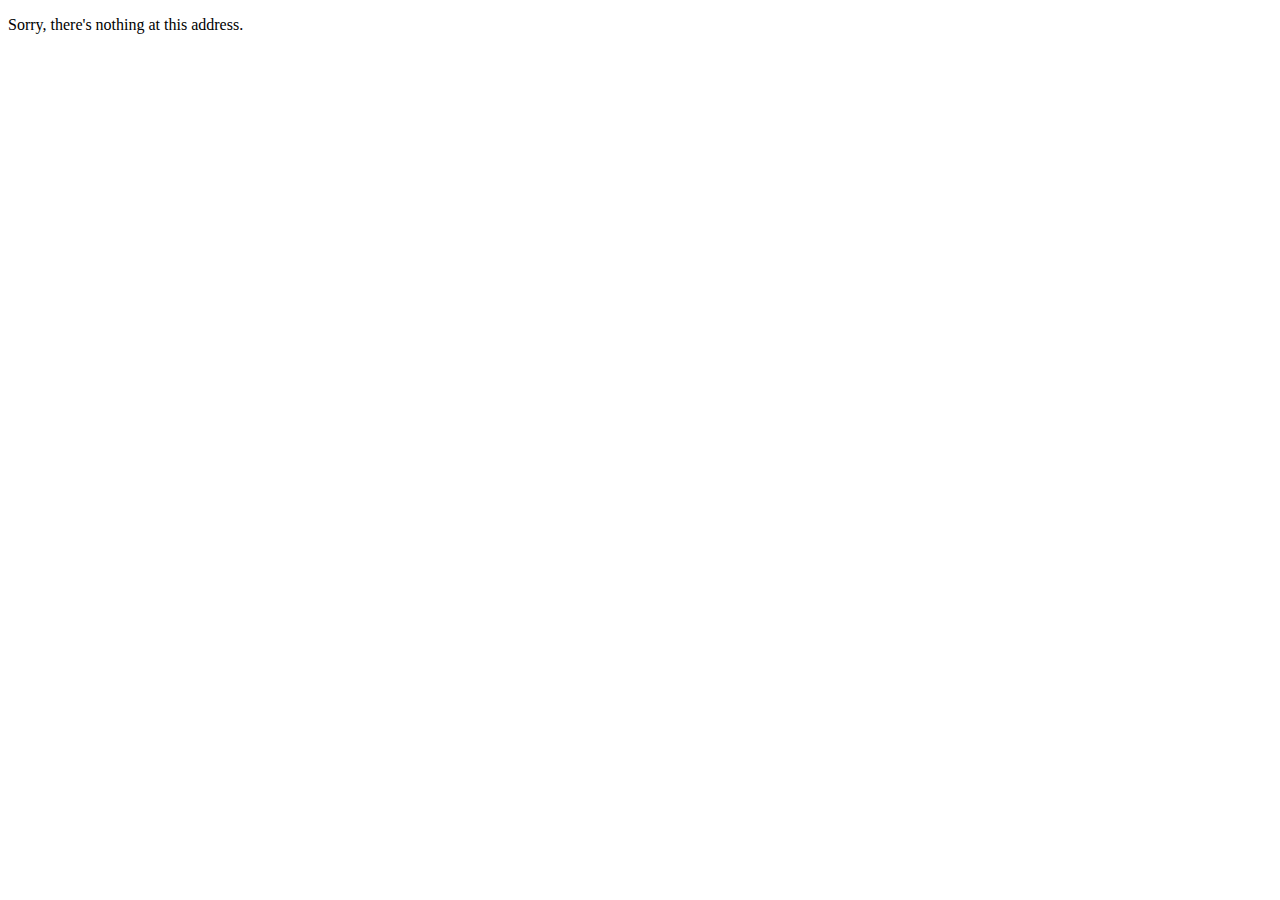
<file: wwwroot/index.html>
<!DOCTYPE html>
<html lang="en">

<head>
    <meta charset="utf-8" />
    <meta name="viewport" content="width=device-width, initial-scale=1.0" />
    <title>FrontEnd-Training</title>
    <base href="/" />
    <link rel="stylesheet" href="css/app.css" />
    <link href="FrontEnd-Training.styles.css" rel="stylesheet">
    <!-- If you add any scoped CSS files, uncomment the following to load them
    <link href="FrontEnd-Training.styles.css" rel="stylesheet" /> -->
</head>

<body>
    <div id="app">
        <svg class="loading-progress">
            <circle r="40%" cx="50%" cy="50%" />
            <circle r="40%" cx="50%" cy="50%" />
        </svg>
        <div class="loading-progress-text"></div>
    </div>

    <div id="blazor-error-ui">
        An unhandled error has occurred.
        <a href="" class="reload">Reload</a>
        <a class="dismiss">🗙</a>
    </div>
    <script src="_framework/blazor.webassembly.js"></script>
</body>

</html>
</file>
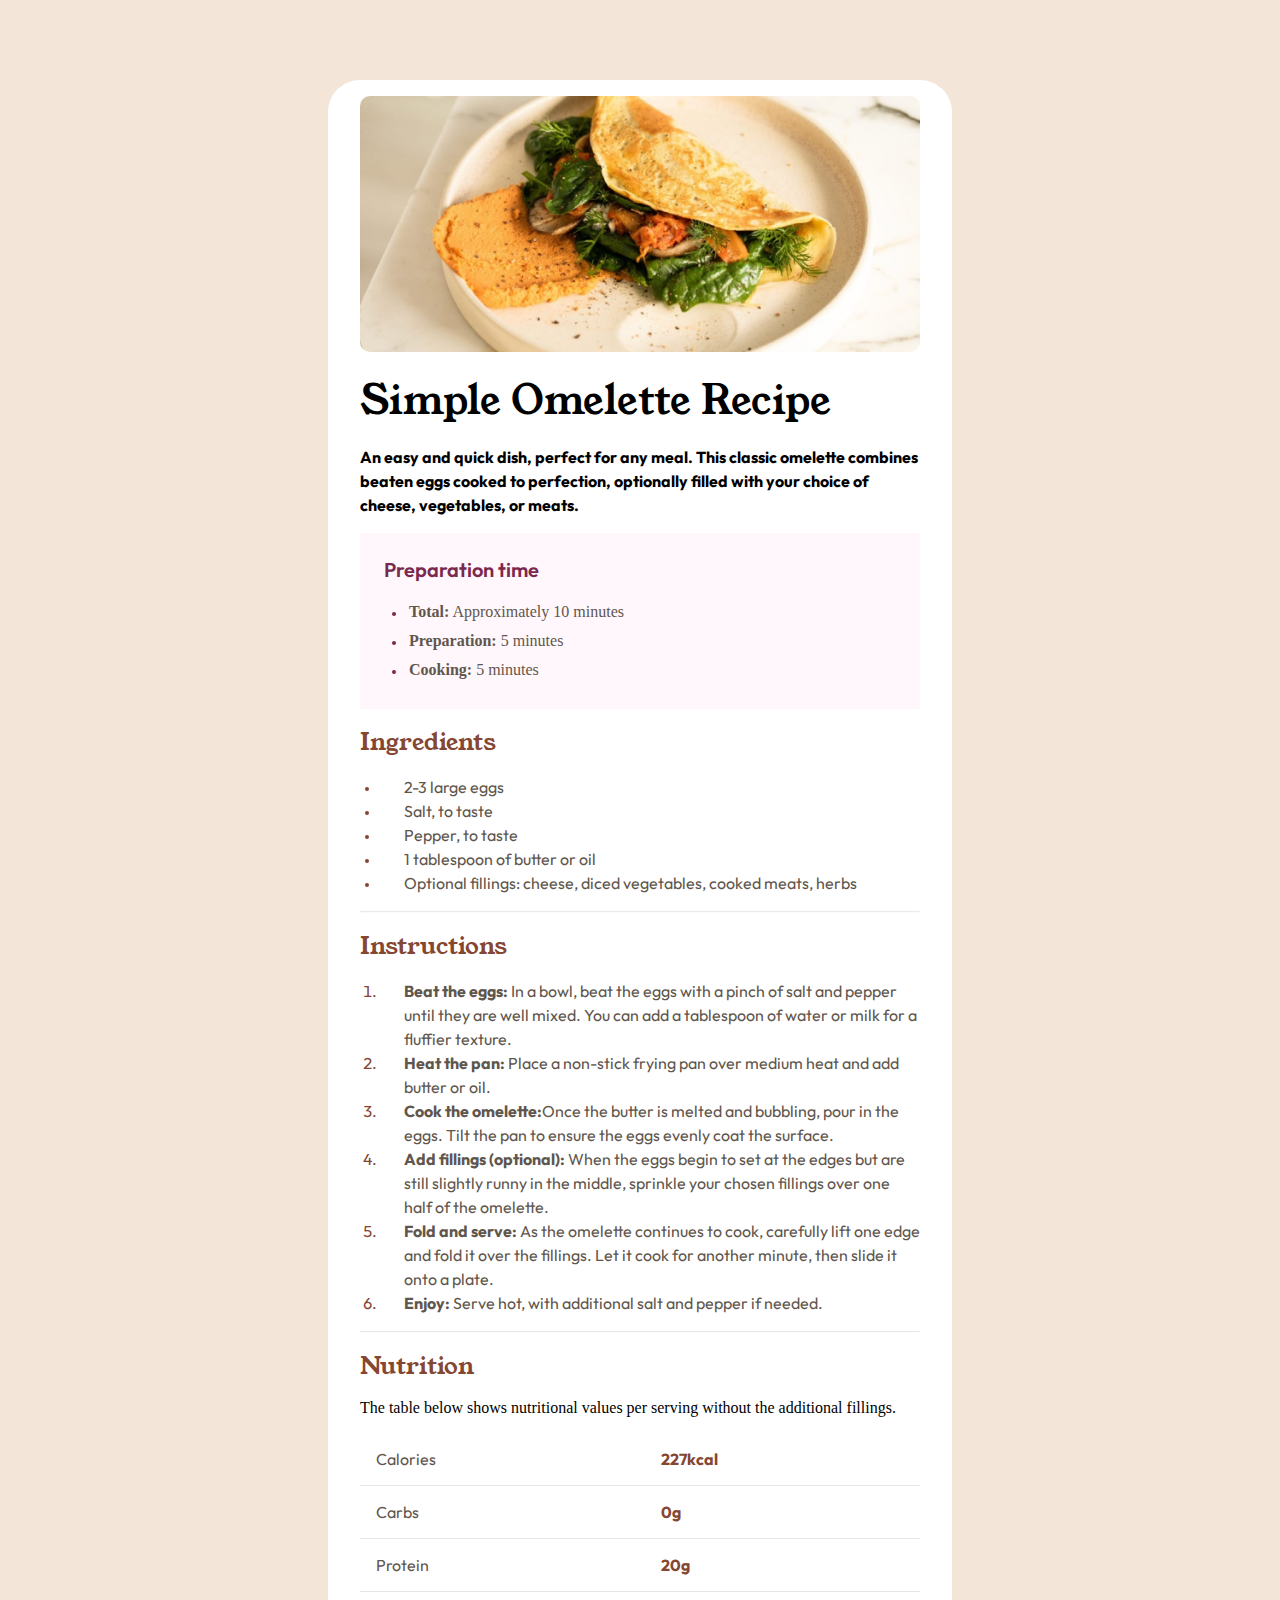
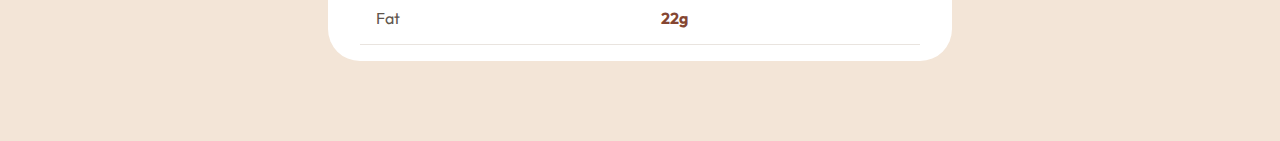
<file: Projects/recipe-page-main/index.html>
<!DOCTYPE html>
<html lang="en">
  <head>
    <meta charset="UTF-8" />
    <meta name="viewport" content="width=device-width, initial-scale=1.0" />
    <!-- displays site properly based on user's device -->
    <link rel="preconnect" href="https://fonts.googleapis.com" />
    <link rel="preconnect" href="https://fonts.gstatic.com" crossorigin />
    <link
      href="https://fonts.googleapis.com/css2?family=Outfit:wght@100..900&family=Young+Serif&display=swap"
      rel="stylesheet"
    />
    <link
      rel="icon"
      type="image/png"
      sizes="32x32"
      href="./assets/images/favicon-32x32.png"
    />
    <link rel="stylesheet" href="index.css" />

    <title>Frontend Mentor | Recipe page</title>
  </head>
  <body>
    <main>
      <div class="card">
        <img
          src="./assets/images/image-omelette.jpeg"
          alt="an image of a omelette with multiple fillings"
        />
        <h1 class="youngserif">Simple Omelette Recipe</h1>
        <p class="outfit-bold">
          An easy and quick dish, perfect for any meal. This classic omelette
          combines beaten eggs cooked to perfection, optionally filled with your
          choice of cheese, vegetables, or meats.
        </p>
        <div class="prep">
          <h3>Preparation time</h3>
          <div class="prep-text">
            <ul>
              <li><b>Total:</b> Approximately 10 minutes</li>
              <li><b>Preparation:</b> 5 minutes</li>
              <li><b>Cooking:</b> 5 minutes</li>
            </ul>
          </div>
        </div>
        <div class="ingredients">
          <h2>Ingredients</h2>
          <ul>
            <li>2-3 large eggs</li>
            <li>Salt, to taste</li>
            <li>Pepper, to taste</li>
            <li>1 tablespoon of butter or oil</li>
            <li>
              Optional fillings: cheese, diced vegetables, cooked meats, herbs
            </li>
          </ul>
          <hr />
        </div>
        <div class="instructions">
          <h2>Instructions</h2>
          <ol>
            <li>
              <b>Beat the eggs:</b> In a bowl, beat the eggs with a pinch of
              salt and pepper until they are well mixed. You can add a
              tablespoon of water or milk for a fluffier texture.
            </li>
            <li>
              <b>Heat the pan:</b> Place a non-stick frying pan over medium heat
              and add butter or oil.
            </li>
            <li>
              <b>Cook the omelette:</b>Once the butter is melted and bubbling,
              pour in the eggs. Tilt the pan to ensure the eggs evenly coat the
              surface.
            </li>
            <li>
              <b>Add fillings (optional):</b> When the eggs begin to set at the
              edges but are still slightly runny in the middle, sprinkle your
              chosen fillings over one half of the omelette.
            </li>
            <li>
              <b>Fold and serve: </b>As the omelette continues to cook,
              carefully lift one edge and fold it over the fillings. Let it cook
              for another minute, then slide it onto a plate.
            </li>
            <li>
              <b>Enjoy:</b> Serve hot, with additional salt and pepper if
              needed.
            </li>
          </ol>
        </div>
        <hr />
        <div class="nutrition">
          <h2>Nutrition</h2>
          <p>
            The table below shows nutritional values per serving without the
            additional fillings.
          </p>
          <table>
            <tr>
              <td>Calories</td>
              <td>227kcal</td>
            </tr>
            <tr>
              <td>Carbs</td>
              <td>0g</td>
            </tr>
            <tr>
              <td>Protein</td>
              <td>20g</td>
            </tr>
            <tr>
              <td>Fat</td>
              <td>22g</td>
            </tr>
          </table>
        </div>
      </div>
    </main>
  </body>
</html>
</file>
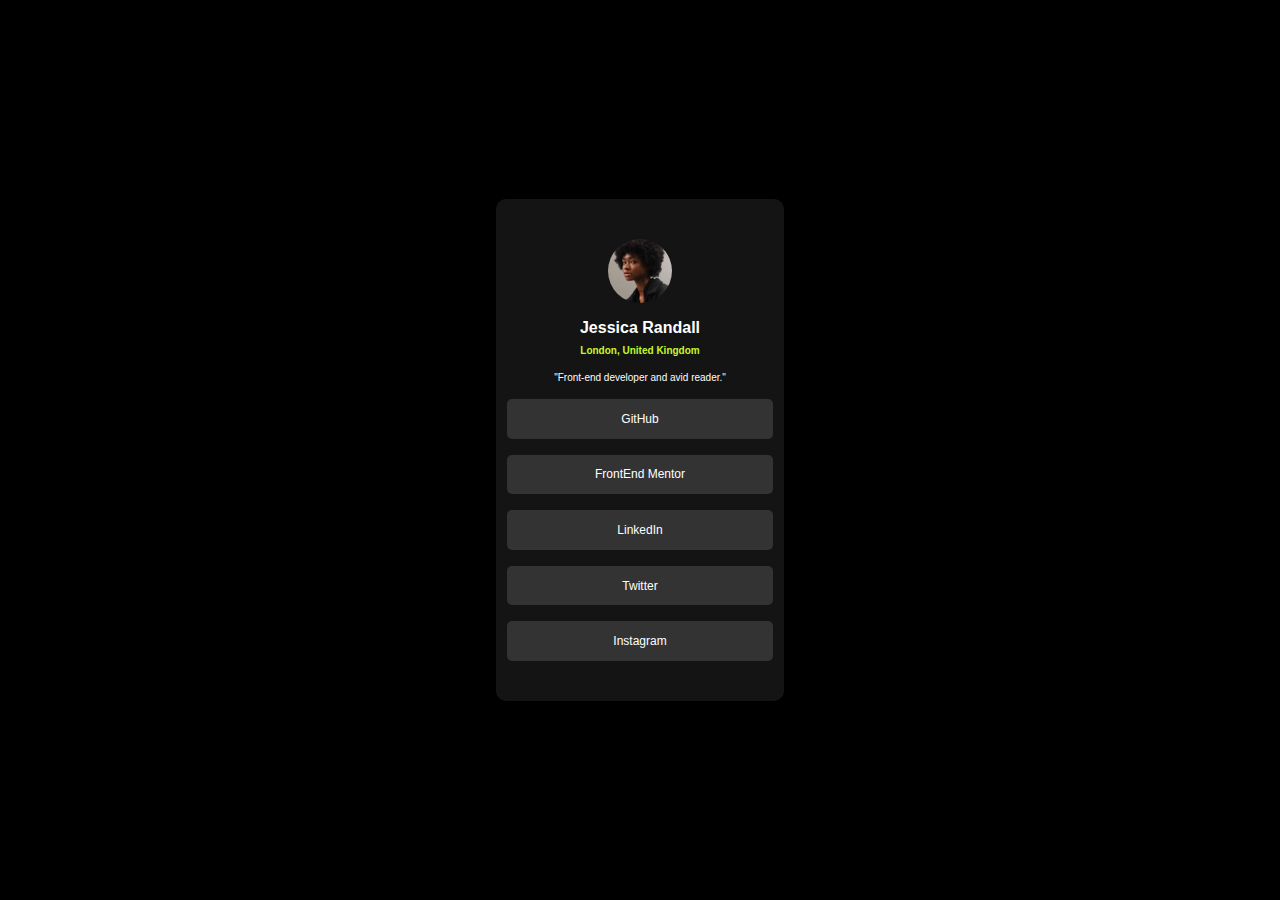
<file: Projects/social-links-profile-main/index.html>
<!DOCTYPE html>
<html lang="en">
<head>
  <meta charset="UTF-8">
  <meta name="viewport" content="width=device-width, initial-scale=1.0"> <!-- displays site properly based on user's device -->
  <link rel="icon" type="image/png" sizes="32x32" href="./assets/images/favicon-32x32.png">
  <link rel="stylesheet" href="index.css">
  <title>Frontend Mentor | Social links profile</title>
</head>
<body>
  <main>
      <div class="card">
        <img src="./assets/images/avatar-jessica.jpeg">
        <h1>Jessica Randall</h1>
        <h2>London, United Kingdom</h2>
        <p>"Front-end developer and avid reader."</p>
        <div class="social-media-link">GitHub</div>
        <div class="social-media-link">FrontEnd Mentor</div>
        <div class="social-media-link">LinkedIn</div>
        <div class="social-media-link">Twitter</div>
        <div class="social-media-link">Instagram</div>
      </div>
  </main>
</body>
</html>
</file>
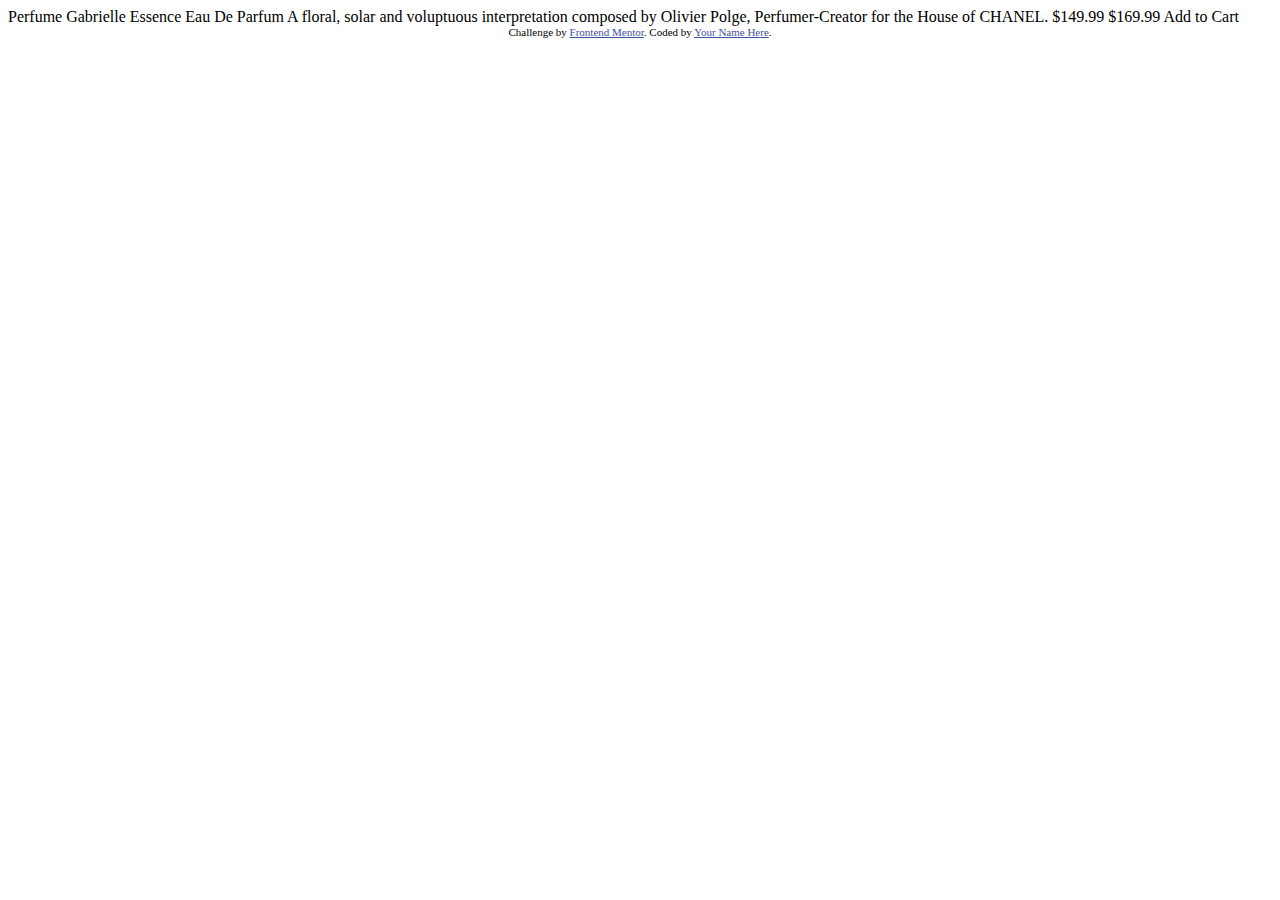
<file: wwwroot/Projects/product-preview-card-component-main/index.html>
<!DOCTYPE html>
<html lang="en">
<head>
  <meta charset="UTF-8">
  <meta name="viewport" content="width=device-width, initial-scale=1.0"> <!-- displays site properly based on user's device -->

  <link rel="icon" type="image/png" sizes="32x32" href="./images/favicon-32x32.png">
  
  <title>Frontend Mentor | Product preview card component</title>

  <!-- Feel free to remove these styles or customise in your own stylesheet 👍 -->
  <style>
    .attribution { font-size: 11px; text-align: center; }
    .attribution a { color: hsl(228, 45%, 44%); }
  </style>
</head>
<body>

  Perfume

  Gabrielle Essence Eau De Parfum

  A floral, solar and voluptuous interpretation composed by Olivier Polge, 
  Perfumer-Creator for the House of CHANEL.

  $149.99
  $169.99

  Add to Cart
  
  <div class="attribution">
    Challenge by <a href="https://www.frontendmentor.io?ref=challenge" target="_blank">Frontend Mentor</a>. 
    Coded by <a href="#">Your Name Here</a>.
  </div>
</body>
</html>
</file>
<file: wwwroot/css/app.css>
.valid.modified:not([type=checkbox]) {
    outline: 1px solid #26b050;
}

.invalid {
    outline: 1px solid red;
}

.validation-message {
    color: red;
}

#blazor-error-ui {
    background: lightyellow;
    bottom: 0;
    box-shadow: 0 -1px 2px rgba(0, 0, 0, 0.2);
    display: none;
    left: 0;
    padding: 0.6rem 1.25rem 0.7rem 1.25rem;
    position: fixed;
    width: 100%;
    z-index: 1000;
}

    #blazor-error-ui .dismiss {
        cursor: pointer;
        position: absolute;
        right: 0.75rem;
        top: 0.5rem;
    }

.blazor-error-boundary {
    background: url([data-uri]) no-repeat 1rem/1.8rem, #b32121;
    padding: 1rem 1rem 1rem 3.7rem;
    color: white;
}

    .blazor-error-boundary::after {
        content: "An error has occurred."
    }

.loading-progress {
    position: relative;
    display: block;
    width: 8rem;
    height: 8rem;
    margin: 20vh auto 1rem auto;
}

    .loading-progress circle {
        fill: none;
        stroke: #e0e0e0;
        stroke-width: 0.6rem;
        transform-origin: 50% 50%;
        transform: rotate(-90deg);
    }

        .loading-progress circle:last-child {
            stroke: #1b6ec2;
            stroke-dasharray: calc(3.141 * var(--blazor-load-percentage, 0%) * 0.8), 500%;
            transition: stroke-dasharray 0.05s ease-in-out;
        }

.loading-progress-text {
    position: absolute;
    text-align: center;
    font-weight: bold;
    inset: calc(20vh + 3.25rem) 0 auto 0.2rem;
}

    .loading-progress-text:after {
        content: var(--blazor-load-percentage-text, "Loading");
    }

code {
    color: #c02d76;
}
</file>
<file: Projects/recipe-page-main/index.css>
:root {
  --rose800: #7a284e;
  --rose50: #fff7fb;
  --stone900: #312e2c;
  --stone600: #5f564d;
  --stone150: #e3ddd7;
  --stone100: #f3e5d7;
  --brown800: #854632;
}

* {
  padding: 0;
  margin: 0;
}

body {
  background-color: var(--stone100);
}

main {
  display: flex;
  width: 100vw;
  height: 100%;
  align-items: center;
  justify-content: center;
  margin-top: 5rem;
  margin-bottom: 5rem;
}

img {
  border-radius: 10px;
  max-width: 100%;
  margin-bottom: 1rem;
}

.card {
  width: 35rem;
  background-color: white;
  padding: 1rem 2rem;
  border-radius: 2rem;
}

h1 {
  margin-bottom: 1rem;
}

p {
  margin-bottom: 1rem;
}

.youngserif {
  font-family: "Young Serif", serif;
  font-size: 40px;
  font-weight: 400;
}

.outfit-bold {
  font-size: 16px;
  line-height: 150%;
  font-family: "outfit";
  font-weight: 700;
}

.outfit-regular {
  font-size: 16px;
  line-height: 150%;
  font-family: "outfit";
  font-weight: 400;
}

.prep {
  background-color: var(--rose50);
  list-style-position: inside;
  padding: 24px;
  margin-bottom: 1rem;
}

.prep li {
  color: var(--stone600);
  padding-left: 8px;
  line-height: 28px;
}

.prep li::marker {
  color: var(--rose800);
  font-size: 12px;
}

.prep h3 {
  color: var(--rose800);
  font-family: "Outfit";
  font-size: 20px;
  font-weight: 600;
  padding-bottom: 1rem;
}

h2 {
  color: var(--brown800);
  font-family: "young serif";
  font-size: 24px;
  font-weight: 400;
  margin-bottom: 1rem;
}

.ingredients li {
  padding-left: 24px;
  margin-left: 20px;
  font-size: 16px;
  line-height: 150%;
  font-family: "Outfit", sans-serif;
  font-weight: 400;
  color: var(--stone600);
}

.ingredients li::marker {
  font-size: 12px;
  margin: 100px;
  color: var(--brown800);
}

hr {
  color: var(--stone150);
  margin: 1rem 0;
  line-height: 0.1rem;
  opacity: 0.2;
}

.instructions li {
  padding-left: 24px;
  margin-left: 20px;
  font-size: 16px;
  line-height: 150%;
  font-family: "Outfit", sans-serif;
  font-weight: 400;
  color: var(--stone600);
}

.instructions li::marker {
  margin: 100px;
  color: var(--brown800);
}

table {
  width: 100%;
  border-collapse: collapse;
}
th,
td {
  border-bottom: 1px solid #e3ddd7cc;
  padding: 1rem;
  font-family: "Outfit", sans-serif;
}

th {
  margin-bottom: 0.5rem;
}

td:nth-child(1) {
  color: var(--stone600);
}

td:nth-child(2) {
  color: var(--brown800);
  font-weight: 700;
}
</file>
<file: Projects/social-links-profile-main/index.css>
* {
    padding: 0;
    margin: 0;
    font-size: 16px;
    font-family: "Figtree", sans-serif;
  }

body{
    background-color: black;

}

main{
    display: flex;
    width: 100vw;
    height: 100vh;
    align-items: center;
    justify-content: center;

}

.card{
    width:15rem;
    background-color: hsl(0, 0%, 8%);
    display: flex;
    align-items: center;
    flex-direction: column;
    padding: 1.5rem;
    border-radius: 10px;
}

img{
    max-height: 4rem;
    max-width: 4rem;
    border-radius: 100%;
    margin: 1rem;
}

h1{
    color:white;
    margin-bottom: 0.5rem;
}

h2{
    color:hsl(75, 94%, 57%);
    font-size:10px;
    margin-bottom: 1rem;
}

p{
    color:white;
    font-size: 10px;
    margin-bottom: 1rem;
}

.social-media-link{
    background-color: hsl(0, 0%, 20%);
    width: 100%;
    margin-bottom: 1rem;
    padding:0.8rem;
    border-radius: 5px;
    color:white;
    text-align: center;
    font-size: 12px;
}
</file>
